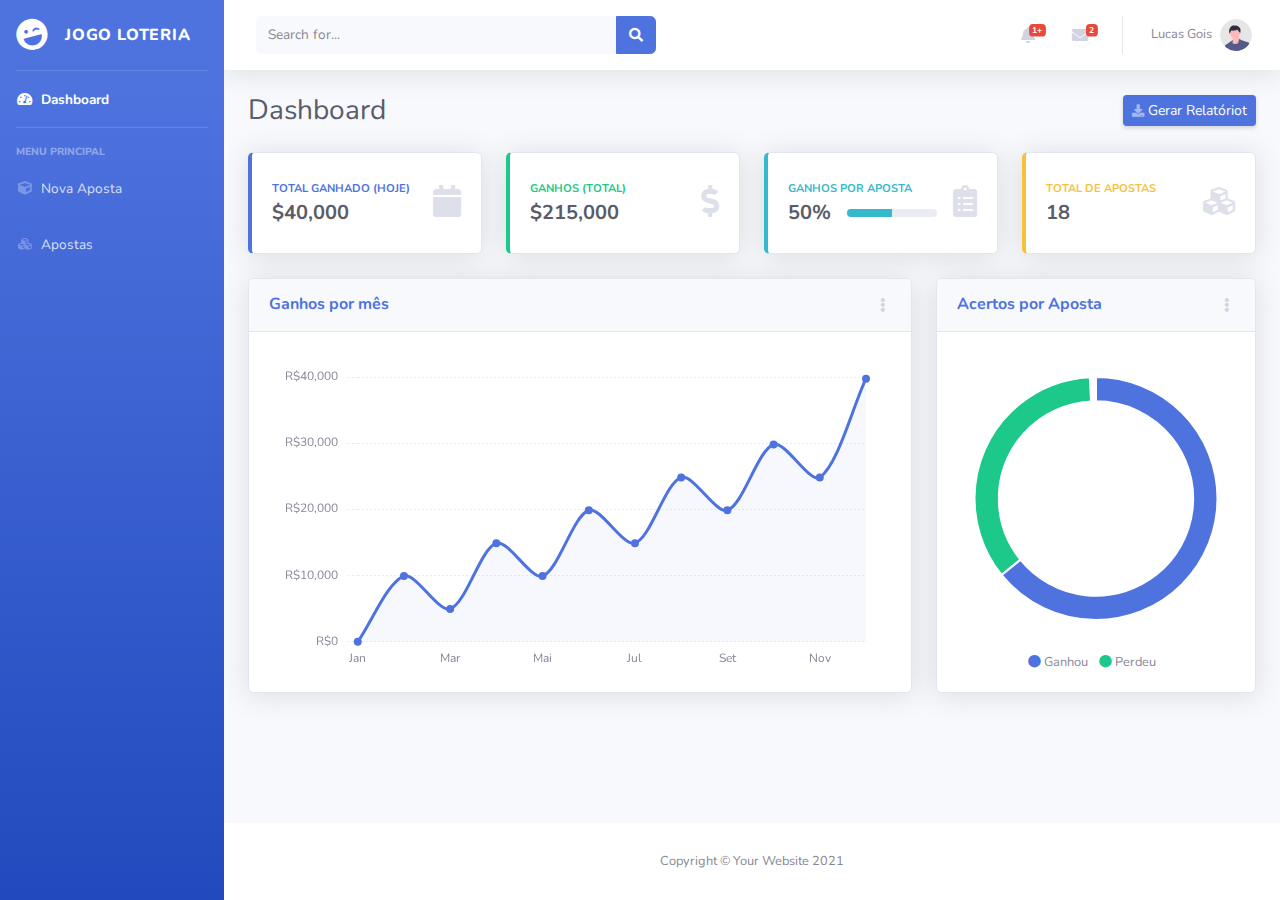
<file: index.html>
<!DOCTYPE html>
<html lang="pt-br">

<head>
    <meta charset="utf-8">
    <meta http-equiv="X-UA-Compatible" content="IE=edge">
    <meta name="viewport" content="width=device-width, initial-scale=1, shrink-to-fit=no">
    <meta name="description" content="">
    <meta name="author" content="">
    <title>Jogo Loteria - Dashboard</title>
    <link rel="shortcut icon" href="favicon.png" type="image/x-icon">
    <!-- Custom fonts for this template-->
    <link href="vendor/fontawesome-free/css/all.min.css" rel="stylesheet" type="text/css">
    <link
    href="https://fonts.googleapis.com/css?family=Nunito:200,200i,300,300i,400,400i,600,600i,700,700i,800,800i,900,900i"
    rel="stylesheet">
    <!-- Custom styles for this template-->
    <link href="css/sb-admin-2.min.css" rel="stylesheet">
    <link rel="stylesheet" href="css/print-dashboard.css">
</head>

<body id="page-top">

<!-- Page Wrapper -->
<div id="wrapper">

<!-- Sidebar -->
<ul class="navbar-nav bg-gradient-primary sidebar sidebar-dark accordion no-print" id="accordionSidebar">

        <!-- Sidebar - Brand -->
        <a class="sidebar-brand d-flex align-items-center justify-content-center" href="index.html">
        <div class="sidebar-brand-icon rotate-n-15">
        <i class="fas fa-laugh-wink"></i>
        </div>
        <div class="sidebar-brand-text mx-3">Jogo Loteria</div>
        </a>
    
        <!-- Divider -->
        <hr class="sidebar-divider my-0">
    
        <!-- Nav Item - Dashboard -->
        <li class="nav-item active">
        <a class="nav-link" href="index.html">
        <i class="fas fa-fw fa-tachometer-alt"></i>
        <span>Dashboard</span></a>
        </li>
    
        <!-- Divider 2 -->
        <hr class="sidebar-divider">
    
        <!-- Heading -->
        <div class="sidebar-heading">
            Menu Principal
        </div>
    
        <li class="nav-item">
            <a class="nav-link" href="nova-aposta.html">
            <i class="fas fa-fw fa-cube"></i>
            <span>Nova Aposta</span></a>
        </li>
    
        <li class="nav-item">
            <a class="nav-link" href="apostas.html">
            <i class="fas fa-fw fa-cubes"></i>
            <span>Apostas</span></a>
        </li>
    
    </li>
</ul>
<!-- End of Sidebar -->

<!-- Content Wrapper -->
<div id="content-wrapper" class="d-flex flex-column">

<!-- Main Content -->
<div id="content">

<!-- Topbar -->
<nav class="navbar navbar-expand navbar-light bg-white topbar mb-4 static-top shadow">

<!-- Sidebar Toggle (Topbar) -->
<button id="sidebarToggleTop" class="btn btn-link d-md-none rounded-circle mr-3">
<i class="fa fa-bars"></i>
</button>

<!-- Topbar Search -->
<form
class="d-none d-sm-inline-block form-inline mr-auto ml-md-3 my-2 my-md-0 mw-100 navbar-search">
<div class="input-group">
<input type="text" class="form-control bg-light border-0 small" placeholder="Search for..."
aria-label="Search" aria-describedby="basic-addon2">
<div class="input-group-append">
<button class="btn btn-primary" type="button">
    <i class="fas fa-search fa-sm"></i>
</button>
</div>
</div>
</form>

<!-- Topbar Navbar -->
<ul class="navbar-nav ml-auto">

<!-- Nav Item - Search Dropdown (Visible Only XS) -->
<li class="nav-item dropdown no-arrow d-sm-none">
<a class="nav-link dropdown-toggle" href="#" id="searchDropdown" role="button"
data-toggle="dropdown" aria-haspopup="true" aria-expanded="false">
<i class="fas fa-search fa-fw"></i>
</a>

<!-- Dropdown - Messages -->
<div class="dropdown-menu dropdown-menu-right p-3 shadow animated--grow-in"
aria-labelledby="searchDropdown">
<form class="form-inline mr-auto w-100 navbar-search">
<div class="input-group">
<input type="text" class="form-control bg-light border-0 small"
placeholder="Search for..." aria-label="Search"
aria-describedby="basic-addon2">
<div class="input-group-append">
<button class="btn btn-primary" type="button">
<i class="fas fa-search fa-sm"></i>
</button>
</div>
</div>
</form>
</div>
</li>

<!-- Nav Item - Alerts -->
<li class="nav-item dropdown no-arrow mx-1">
<a class="nav-link dropdown-toggle" href="#" id="alertsDropdown" role="button"
data-toggle="dropdown" aria-haspopup="true" aria-expanded="false">
<i class="fas fa-bell fa-fw"></i>
<!-- Counter - Alerts -->
<span class="badge badge-danger badge-counter">1+</span>
</a>
<!-- Dropdown - Alerts -->
<div class="dropdown-list dropdown-menu dropdown-menu-right shadow animated--grow-in"
aria-labelledby="alertsDropdown">
<h6 class="dropdown-header">
    Alertas
</h6>

<a class="dropdown-item d-flex align-items-center" href="#">
    <div class="mr-3">
        <div class="icon-circle bg-success">
            <i class="fas fa-donate text-white"></i>
        </div>
    </div>
    <div>
        <div class="small text-gray-500">Julho 24, 2023</div>
        seja bem vindo ao jogo loteria,! e boa sorte! vai precisar!
    </div>
</a>

<a class="dropdown-item text-center small text-gray-500" href="#">Mostrar todos os alertas</a>
</div>
</li>

<!-- Nav Item - Messages -->
<li class="nav-item dropdown no-arrow mx-1">
<a class="nav-link dropdown-toggle" href="#" id="messagesDropdown" role="button"
data-toggle="dropdown" aria-haspopup="true" aria-expanded="false">
<i class="fas fa-envelope fa-fw"></i>
<!-- Counter - Messages -->
<span class="badge badge-danger badge-counter">2</span>
</a>


<!-- Dropdown - Messages -->
<div class="dropdown-list dropdown-menu dropdown-menu-right shadow animated--grow-in"
aria-labelledby="messagesDropdown">
<h6 class="dropdown-header">
    Mensagens
</h6>
<a class="dropdown-item d-flex align-items-center" href="#">
    <div class="dropdown-list-image mr-3">
        <img class="rounded-circle" src="img/undraw_profile_1.svg"
            alt="...">
        <div class="status-indicator bg-success"></div>
    </div>
    <div class="font-weight-bold">
        <div class="text-truncate">olá, eu estava pensando! se você poderia me ajudar com um problema que estou tendo</div>
        <div class="small text-gray-500">Emily Fowler · 58m</div>
    </div>
</a>
<a class="dropdown-item d-flex align-items-center" href="#">
    <div class="dropdown-list-image mr-3">
        <img class="rounded-circle" src="img/undraw_profile_2.svg"
            alt="...">
        <div class="status-indicator"></div>
    </div>
    <div>
        <div class="text-truncate">eu tenho as foto que você encomendou m~es passado, como você gostaria que elas fossem enviadas a você?</div>
        <div class="small text-gray-500">Jae Chun · 1d</div>
    </div>
</a>

<a class="dropdown-item text-center small text-gray-500" href="#">Ler Mais mensagens</a>
</div>
</li>

<div class="topbar-divider d-none d-sm-block"></div>

<!-- Nav Item - User Information -->
<li class="nav-item dropdown no-arrow">
<a class="nav-link dropdown-toggle" href="#" id="userDropdown" role="button"
data-toggle="dropdown" aria-haspopup="true" aria-expanded="false">
<span class="mr-2 d-none d-lg-inline text-gray-600 small">Lucas Gois</span>
<img class="img-profile rounded-circle"
    src="img/undraw_profile.svg">
</a>
<!-- Dropdown - User Information -->
<div class="dropdown-menu dropdown-menu-right shadow animated--grow-in"
aria-labelledby="userDropdown">
<a class="dropdown-item" href="#">
    <i class="fas fa-user fa-sm fa-fw mr-2 text-gray-400"></i>
    Perfil
</a>

<div class="dropdown-divider"></div>
<a class="dropdown-item" href="#" data-toggle="modal" data-target="#logoutModal">
    <i class="fas fa-sign-out-alt fa-sm fa-fw mr-2 text-gray-400"></i>
    Sair
</a>
</div>
</li>

</ul>

</nav>
<!-- End of Topbar -->

<!-- Begin Page Content -->
<div class="container-fluid">

<!-- Page Heading -->
<div class="d-sm-flex align-items-center justify-content-between mb-4 no-print">
<h1 class="h3 mb-0 text-gray-800">Dashboard</h1>
<button onclick="window.print()" class="d-none d-sm-inline-block btn btn-sm btn-primary shadow-sm no-print">
<i class="fas fa-download fa-sm text-white-50"></i> Gerar Relatóriot
</button>
</div>

<!-- Page Heading print-->
<div class="d-sm-flex align-items-center justify-content-between mb-4 only-print">
<h1 class="h3 mb-0 text-gray-800">Relatorio Resulmo de aposta</h1>
</div>

<!-- Content Row -->
<div class="row">

<!-- Earnings (Monthly) Card Example -->
<div class="col-xl-3 col-md-6 mb-4">
<div class="card border-left-primary shadow h-100 py-2">
<div class="card-body">
    <div class="row no-gutters align-items-center">
        <div class="col mr-2">
            <div class="text-xs font-weight-bold text-primary text-uppercase mb-1">
                Total Ganhado (Hoje)</div>
            <div class="h5 mb-0 font-weight-bold text-gray-800">$40,000</div>
        </div>
        <div class="col-auto">
            <i class="fas fa-calendar fa-2x text-gray-300"></i>
        </div>
    </div>
</div>
</div>
</div>

<!-- Earnings (Monthly) Card Example -->
<div class="col-xl-3 col-md-6 mb-4">
<div class="card border-left-success shadow h-100 py-2">
<div class="card-body">
    <div class="row no-gutters align-items-center">
        <div class="col mr-2">
            <div class="text-xs font-weight-bold text-success text-uppercase mb-1">
                Ganhos (total)</div>
            <div class="h5 mb-0 font-weight-bold text-gray-800">$215,000</div>
        </div>
        <div class="col-auto">
            <i class="fas fa-dollar-sign fa-2x text-gray-300"></i>
        </div>
    </div>
</div>
</div>
</div>

<!-- Earnings (Monthly) Card Example -->
<div class="col-xl-3 col-md-6 mb-4">
<div class="card border-left-info shadow h-100 py-2">
<div class="card-body">
<div class="row no-gutters align-items-center">
<div class="col mr-2">
<div class="text-xs font-weight-bold text-info text-uppercase mb-1">Ganhos por  Aposta
</div>
<div class="row no-gutters align-items-center">
<div class="col-auto">
<div class="h5 mb-0 mr-3 font-weight-bold text-gray-800">50%</div>
</div>
<div class="col">
<div class="progress progress-sm mr-2">
<div class="progress-bar bg-info" role="progressbar"
style="width: 50%" aria-valuenow="50" aria-valuemin="0"
aria-valuemax="100"></div>
</div>
</div>
</div>
</div>
<div class="col-auto">
<i class="fas fa-clipboard-list fa-2x text-gray-300"></i>
</div>
</div>
</div>
</div>
</div>

<!-- Pending Requests Card Example -->
<div class="col-xl-3 col-md-6 mb-4">
<div class="card border-left-warning shadow h-100 py-2">
<div class="card-body">
<div class="row no-gutters align-items-center">
<div class="col mr-2">
<div class="text-xs font-weight-bold text-warning text-uppercase mb-1">
Total de apostas</div>
<div class="h5 mb-0 font-weight-bold text-gray-800">18</div>
</div>
<div class="col-auto">
<i class="fas fa-cubes fa-2x text-gray-300"></i>
</div>
</div>
</div>
</div>
</div>
</div>

<!-- Content Row -->

<div class="row">

<!-- Area Chart -->
<div class="col-xl-8 col-lg-7">
<div class="card shadow mb-4">
<!-- Card Header - Dropdown -->
<div
class="card-header py-3 d-flex flex-row align-items-center justify-content-between">
<h6 class="m-0 font-weight-bold text-primary">Ganhos por mês</h6>
<div class="dropdown no-arrow">
<a class="dropdown-toggle" href="#" role="button" id="dropdownMenuLink"
data-toggle="dropdown" aria-haspopup="true" aria-expanded="false">
<i class="fas fa-ellipsis-v fa-sm fa-fw text-gray-400"></i>
</a>
<div class="dropdown-menu dropdown-menu-right shadow animated--fade-in"
aria-labelledby="dropdownMenuLink">
<div class="dropdown-header">Dropdown Header:</div>
<a class="dropdown-item" href="#">Action</a>
<a class="dropdown-item" href="#">Another action</a>
<div class="dropdown-divider"></div>
<a class="dropdown-item" href="#">Something else here</a>
</div>
</div>
</div>
<!-- Card Body -->
<div class="card-body">
<div class="chart-area">
<canvas id="myAreaChart"></canvas>
</div>
</div>
</div>
</div>

<!-- Pie Chart -->
<div class="col-xl-4 col-lg-5">
<div class="card shadow mb-4">
<!-- Card Header - Dropdown -->
<div
class="card-header py-3 d-flex flex-row align-items-center justify-content-between">
<h6 class="m-0 font-weight-bold text-primary">Acertos por Aposta</h6>
<div class="dropdown no-arrow">
<a class="dropdown-toggle" href="#" role="button" id="dropdownMenuLink"
data-toggle="dropdown" aria-haspopup="true" aria-expanded="false">
<i class="fas fa-ellipsis-v fa-sm fa-fw text-gray-400"></i>
</a>
<div class="dropdown-menu dropdown-menu-right shadow animated--fade-in"
aria-labelledby="dropdownMenuLink">
<div class="dropdown-header">Dropdown Header:</div>
<a class="dropdown-item" href="#">Action</a>
<a class="dropdown-item" href="#">Another action</a>
<div class="dropdown-divider"></div>
<a class="dropdown-item" href="#">Something else here</a>
</div>
</div>
</div>
<!-- Card Body -->
<div class="card-body">
    <div class="chart-pie pt-4 pb-2">
        <canvas id="myPieChart"></canvas>
    </div>
    <div class="mt-4 text-center small">
        <span class="mr-2">
            <i class="fas fa-circle text-primary"></i> Ganhou
        </span>
        <span class="mr-2">
            <i class="fas fa-circle text-success"></i> Perdeu
        </span>
    </div>
</div>
</div>
</div>
</div>

</div>
<!-- /.container-fluid -->

</div>
<!-- End of Main Content -->

<!-- Footer -->
<footer class="sticky-footer bg-white no-print">
<div class="container my-auto">
<div class="copyright text-center my-auto">
<span>Copyright &copy; Your Website 2021</span>
</div>
</div>
</footer>
<!-- End of Footer -->

</div>
<!-- End of Content Wrapper -->

</div>
<!-- End of Page Wrapper -->

<!-- Scroll to Top Button-->
<a class="scroll-to-top rounded" href="#page-top">
<i class="fas fa-angle-up"></i>
</a>
<!-- end of Scroll to Top Button-->

<!-- Logout Modal-->
<div class="modal fade" id="logoutModal" tabindex="-1" role="dialog" aria-labelledby="exampleModalLabel"
aria-hidden="true">
<div class="modal-dialog" role="document">
<div class="modal-content">
<div class="modal-header">
<h5 class="modal-title" id="exampleModalLabel">Deseja Sair?</h5>
<button class="close" type="button" data-dismiss="modal" aria-label="Close">
<span aria-hidden="true">×</span>
</button>
</div>
<div class="modal-body">selecione "Sair" abaixo se você deseja sair da sessão de sua conta!.</div>
<div class="modal-footer">
<button class="btn btn-secondary" type="button" data-dismiss="modal">Cancelar</button>
<a class="btn btn-primary" href="login.html">Sair</a>
</div>
</div>
</div>
</div>
<!-- end of Logout Modal-->

        <!-- Bootstrap core JavaScript-->
        <script src="vendor/jquery/jquery.min.js"></script>
        <script src="vendor/bootstrap/js/bootstrap.bundle.min.js"></script>
        <!-- Core plugin JavaScript-->
        <script src="vendor/jquery-easing/jquery.easing.min.js"></script>
        <!-- Custom scripts for all pages-->
        <script src="js/sb-admin-2.min.js"></script>
        <!-- Page level plugins -->
        <script src="vendor/chart.js/Chart.min.js"></script>
        <!-- Page level custom scripts -->
        <script src="js/demo/chart-area-demo.js"></script>
        <script src="js/demo/chart-pie-demo.js"></script>

</body>

</html>
</file>
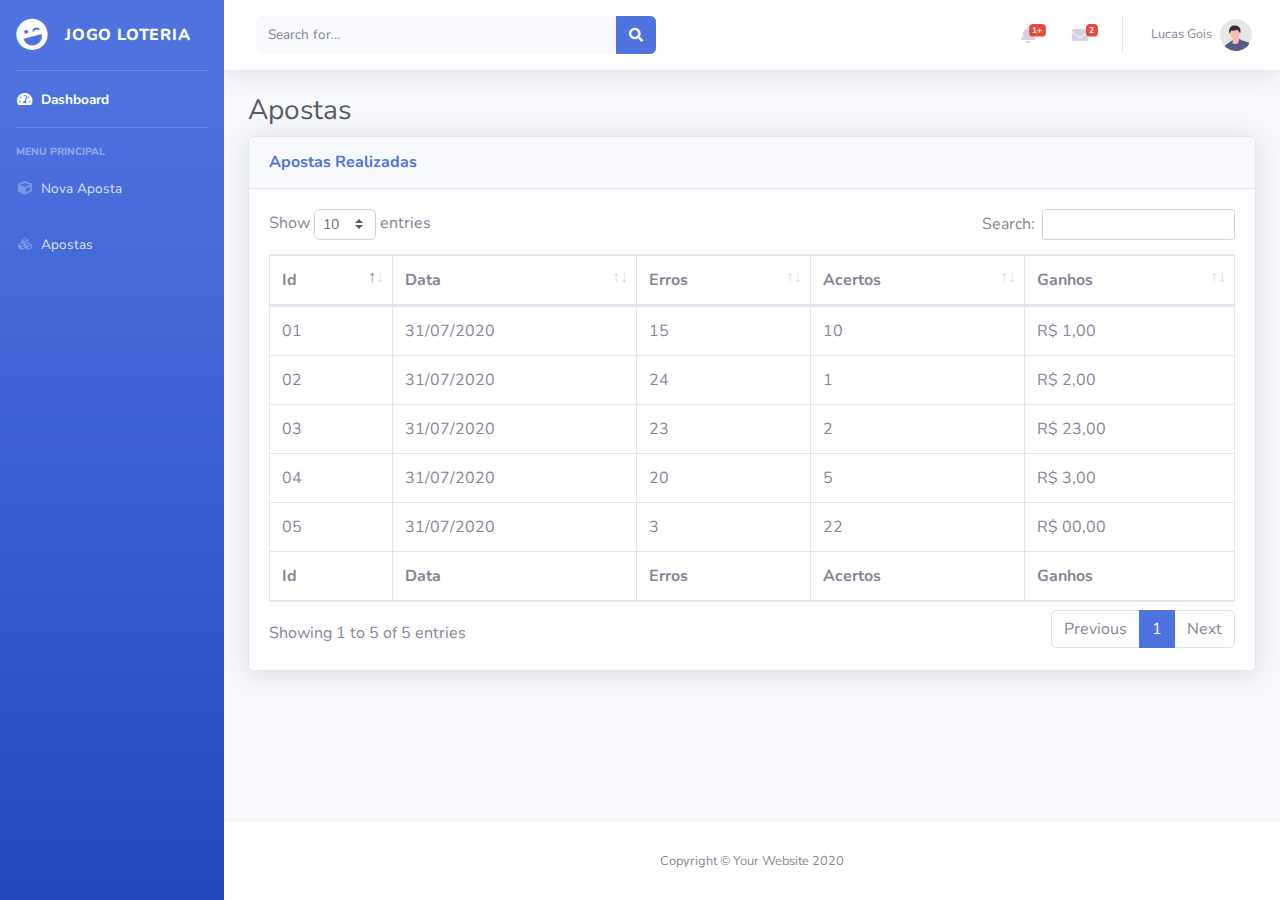
<file: apostas.html>
<!DOCTYPE html>
<html lang="pt-br">

<head>
    <meta charset="utf-8">
    <meta http-equiv="X-UA-Compatible" content="IE=edge">
    <meta name="viewport" content="width=device-width, initial-scale=1, shrink-to-fit=no">
    <meta name="description" content="">
    <meta name="author" content="">
    <title>Jogo Loteria - Apostas</title>
    <link rel="shortcut icon" href="favicon.png" type="image/x-icon">
    <!-- Custom fonts for this template -->
    <link href="vendor/fontawesome-free/css/all.min.css" rel="stylesheet" type="text/css">
    <link
    href="https://fonts.googleapis.com/css?family=Nunito:200,200i,300,300i,400,400i,600,600i,700,700i,800,800i,900,900i"
    rel="stylesheet">
    <!-- Custom styles for this template -->
    <link href="css/sb-admin-2.min.css" rel="stylesheet">
    <!-- Custom styles for this page -->
    <link href="vendor/datatables/dataTables.bootstrap4.min.css" rel="stylesheet">
</head>

<body id="page-top">

<!-- Page Wrapper -->
<div id="wrapper">

<!-- Sidebar -->
<ul class="navbar-nav bg-gradient-primary sidebar sidebar-dark accordion no-print" id="accordionSidebar">

    <!-- Sidebar - Brand -->
    <a class="sidebar-brand d-flex align-items-center justify-content-center" href="index.html">
    <div class="sidebar-brand-icon rotate-n-15">
    <i class="fas fa-laugh-wink"></i>
    </div>
    <div class="sidebar-brand-text mx-3">Jogo Loteria</div>
    </a>

    <!-- Divider -->
    <hr class="sidebar-divider my-0">

    <!-- Nav Item - Dashboard -->
    <li class="nav-item active">
    <a class="nav-link" href="index.html">
    <i class="fas fa-fw fa-tachometer-alt"></i>
    <span>Dashboard</span></a>
    </li>

    <!-- Divider 2 -->
    <hr class="sidebar-divider">

    <!-- Heading -->
    <div class="sidebar-heading">
        Menu Principal
    </div>

    <li class="nav-item">
        <a class="nav-link" href="nova-aposta.html">
        <i class="fas fa-fw fa-cube"></i>
        <span>Nova Aposta</span></a>
    </li>

    <li class="nav-item">
        <a class="nav-link" href="apostas.html">
        <i class="fas fa-fw fa-cubes"></i>
        <span>Apostas</span></a>
    </li>

</li>
</ul>
<!-- End of Sidebar -->

<!-- Content Wrapper -->
<div id="content-wrapper" class="d-flex flex-column">

<!-- Main Content -->
<div id="content">

<!-- Topbar -->
<nav class="navbar navbar-expand navbar-light bg-white topbar mb-4 static-top shadow">

    <!-- Sidebar Toggle (Topbar) -->
    <button id="sidebarToggleTop" class="btn btn-link d-md-none rounded-circle mr-3">
    <i class="fa fa-bars"></i>
    </button>
    
    <!-- Topbar Search -->
    <form
    class="d-none d-sm-inline-block form-inline mr-auto ml-md-3 my-2 my-md-0 mw-100 navbar-search">
    <div class="input-group">
    <input type="text" class="form-control bg-light border-0 small" placeholder="Search for..."
    aria-label="Search" aria-describedby="basic-addon2">
    <div class="input-group-append">
    <button class="btn btn-primary" type="button">
        <i class="fas fa-search fa-sm"></i>
    </button>
    </div>
    </div>
    </form>
    
    <!-- Topbar Navbar -->
    <ul class="navbar-nav ml-auto">
    
    <!-- Nav Item - Search Dropdown (Visible Only XS) -->
    <li class="nav-item dropdown no-arrow d-sm-none">
    <a class="nav-link dropdown-toggle" href="#" id="searchDropdown" role="button"
    data-toggle="dropdown" aria-haspopup="true" aria-expanded="false">
    <i class="fas fa-search fa-fw"></i>
    </a>
    
    <!-- Dropdown - Messages -->
    <div class="dropdown-menu dropdown-menu-right p-3 shadow animated--grow-in"
    aria-labelledby="searchDropdown">
    <form class="form-inline mr-auto w-100 navbar-search">
    <div class="input-group">
    <input type="text" class="form-control bg-light border-0 small"
    placeholder="Search for..." aria-label="Search"
    aria-describedby="basic-addon2">
    <div class="input-group-append">
    <button class="btn btn-primary" type="button">
    <i class="fas fa-search fa-sm"></i>
    </button>
    </div>
    </div>
    </form>
    </div>
    </li>
    
    <!-- Nav Item - Alerts -->
    <li class="nav-item dropdown no-arrow mx-1">
    <a class="nav-link dropdown-toggle" href="#" id="alertsDropdown" role="button"
    data-toggle="dropdown" aria-haspopup="true" aria-expanded="false">
    <i class="fas fa-bell fa-fw"></i>
    <!-- Counter - Alerts -->
    <span class="badge badge-danger badge-counter">1+</span>
    </a>
    <!-- Dropdown - Alerts -->
    <div class="dropdown-list dropdown-menu dropdown-menu-right shadow animated--grow-in"
    aria-labelledby="alertsDropdown">
    <h6 class="dropdown-header">
        Alertas
    </h6>
    
    <a class="dropdown-item d-flex align-items-center" href="#">
        <div class="mr-3">
            <div class="icon-circle bg-success">
                <i class="fas fa-donate text-white"></i>
            </div>
        </div>
        <div>
            <div class="small text-gray-500">Julho 24, 2023</div>
            seja bem vindo ao jogo loteria,! e boa sorte! vai precisar!
        </div>
    </a>
    
    <a class="dropdown-item text-center small text-gray-500" href="#">Mostrar todos os alertas</a>
    </div>
    </li>
    
    <!-- Nav Item - Messages -->
    <li class="nav-item dropdown no-arrow mx-1">
    <a class="nav-link dropdown-toggle" href="#" id="messagesDropdown" role="button"
    data-toggle="dropdown" aria-haspopup="true" aria-expanded="false">
    <i class="fas fa-envelope fa-fw"></i>
    <!-- Counter - Messages -->
    <span class="badge badge-danger badge-counter">2</span>
    </a>
    
    
    <!-- Dropdown - Messages -->
    <div class="dropdown-list dropdown-menu dropdown-menu-right shadow animated--grow-in"
    aria-labelledby="messagesDropdown">
    <h6 class="dropdown-header">
        Mensagens
    </h6>
    <a class="dropdown-item d-flex align-items-center" href="#">
        <div class="dropdown-list-image mr-3">
            <img class="rounded-circle" src="img/undraw_profile_1.svg"
                alt="...">
            <div class="status-indicator bg-success"></div>
        </div>
        <div class="font-weight-bold">
            <div class="text-truncate">olá, eu estava pensando! se você poderia me ajudar com um problema que estou tendo</div>
            <div class="small text-gray-500">Emily Fowler · 58m</div>
        </div>
    </a>
    <a class="dropdown-item d-flex align-items-center" href="#">
        <div class="dropdown-list-image mr-3">
            <img class="rounded-circle" src="img/undraw_profile_2.svg"
                alt="...">
            <div class="status-indicator"></div>
        </div>
        <div>
            <div class="text-truncate">eu tenho as foto que você encomendou m~es passado, como você gostaria que elas fossem enviadas a você?</div>
            <div class="small text-gray-500">Jae Chun · 1d</div>
        </div>
    </a>
    
    <a class="dropdown-item text-center small text-gray-500" href="#">Ler Mais mensagens</a>
    </div>
    </li>
    
    <div class="topbar-divider d-none d-sm-block"></div>
    
    <!-- Nav Item - User Information -->
    <li class="nav-item dropdown no-arrow">
    <a class="nav-link dropdown-toggle" href="#" id="userDropdown" role="button"
    data-toggle="dropdown" aria-haspopup="true" aria-expanded="false">
    <span class="mr-2 d-none d-lg-inline text-gray-600 small">Lucas Gois</span>
    <img class="img-profile rounded-circle"
        src="img/undraw_profile.svg">
    </a>
    <!-- Dropdown - User Information -->
    <div class="dropdown-menu dropdown-menu-right shadow animated--grow-in"
    aria-labelledby="userDropdown">
    <a class="dropdown-item" href="#">
        <i class="fas fa-user fa-sm fa-fw mr-2 text-gray-400"></i>
        Perfil
    </a>
    
    <div class="dropdown-divider"></div>
    <a class="dropdown-item" href="#" data-toggle="modal" data-target="#logoutModal">
        <i class="fas fa-sign-out-alt fa-sm fa-fw mr-2 text-gray-400"></i>
        Sair
    </a>
    </div>
    </li>
    
    </ul>
    
    </nav>
    <!-- End of Topbar -->

<!-- Begin Page Content -->
<div class="container-fluid">

<!-- Page Heading -->
<h1 class="h3 mb-2 text-gray-800">Apostas</h1>

<!-- DataTales Example -->
<div class="card shadow mb-4">
<div class="card-header py-3">
<h6 class="m-0 font-weight-bold text-primary">Apostas Realizadas</h6>
</div>
<div class="card-body">
<div class="table-responsive">

<!--table--> 
<table class="table table-bordered" id="dataTable" width="100%" cellspacing="0">
    <thead>
        <tr>
            <th>Id</th>
            <th>Data</th>
            <th>Erros</th>
            <th>Acertos</th>
            <th>Ganhos</th>
        </tr>
    </thead>

    <tfoot>
        <tr>
            <th>Id</th>
            <th>Data</th>
            <th>Erros</th>
            <th>Acertos</th>
            <th>Ganhos</th>
        </tr>
    </tfoot>

    <tbody>
        <tr>
            <td>01</td>
            <td>31/07/2020</td>
            <td>15</td>
            <td>10</td>
            <td>R$ 1,00</td>
        </tr>

        <tr>
            <td>02</td>
            <td>31/07/2020</td>
            <td>24</td>
            <td>1</td>
            <td>R$ 2,00</td>
        </tr>

        <tr>
            <td>03</td>
            <td>31/07/2020</td>
            <td>23</td>
            <td>2</td>
            <td>R$ 23,00</td>
        </tr>

        <tr>
            <td>04</td>
            <td>31/07/2020</td>
            <td>20</td>
            <td>5</td>
            <td>R$ 3,00</td>
        </tr>

        <tr>
            <td>05</td>
            <td>31/07/2020</td>
            <td>3</td>
            <td>22</td>
            <td>R$ 00,00</td>
        </tr>
    
    </tbody>
</table>

</div>
</div>
</div>

</div>
<!-- /.container-fluid -->

</div>
<!-- End of Main Content -->

<!-- Footer -->
<footer class="sticky-footer bg-white">
<div class="container my-auto">
<div class="copyright text-center my-auto">
<span>Copyright &copy; Your Website 2020</span>
</div>
</div>
</footer>
<!-- End of Footer -->

</div>
<!-- End of Content Wrapper -->

</div>
<!-- End of Page Wrapper -->

<!-- Scroll to Top Button-->
<a class="scroll-to-top rounded" href="#page-top">
<i class="fas fa-angle-up"></i>
</a>
<!-- end of Scroll to Top Button-->

<!-- Logout Modal-->
<div class="modal fade" id="logoutModal" tabindex="-1" role="dialog" aria-labelledby="exampleModalLabel"
aria-hidden="true">
<div class="modal-dialog" role="document">
<div class="modal-content">
<div class="modal-header">
<h5 class="modal-title" id="exampleModalLabel">Deseja Sair?</h5>
<button class="close" type="button" data-dismiss="modal" aria-label="Close">
<span aria-hidden="true">×</span>
</button>
</div>
<div class="modal-body">selecione "Sair" abaixo se você deseja sair da sessão de sua conta!.</div>
<div class="modal-footer">
<button class="btn btn-secondary" type="button" data-dismiss="modal">Cancelar</button>
<a class="btn btn-primary" href="login.html">Sair</a>
</div>
</div>
</div>
</div>
<!-- end of Logout Modal-->

        <!-- Bootstrap core JavaScript-->
        <script src="vendor/jquery/jquery.min.js"></script>
        <script src="vendor/bootstrap/js/bootstrap.bundle.min.js"></script>
        <!-- Core plugin JavaScript-->
        <script src="vendor/jquery-easing/jquery.easing.min.js"></script>
        <!-- Custom scripts for all pages-->
        <script src="js/sb-admin-2.min.js"></script>
        <!-- Page level plugins -->
        <script src="vendor/datatables/jquery.dataTables.min.js"></script>
        <script src="vendor/datatables/dataTables.bootstrap4.min.js"></script>
        <!-- Page level custom scripts -->
        <script src="js/demo/datatables-demo.js"></script>

</body>

</html>
</file>
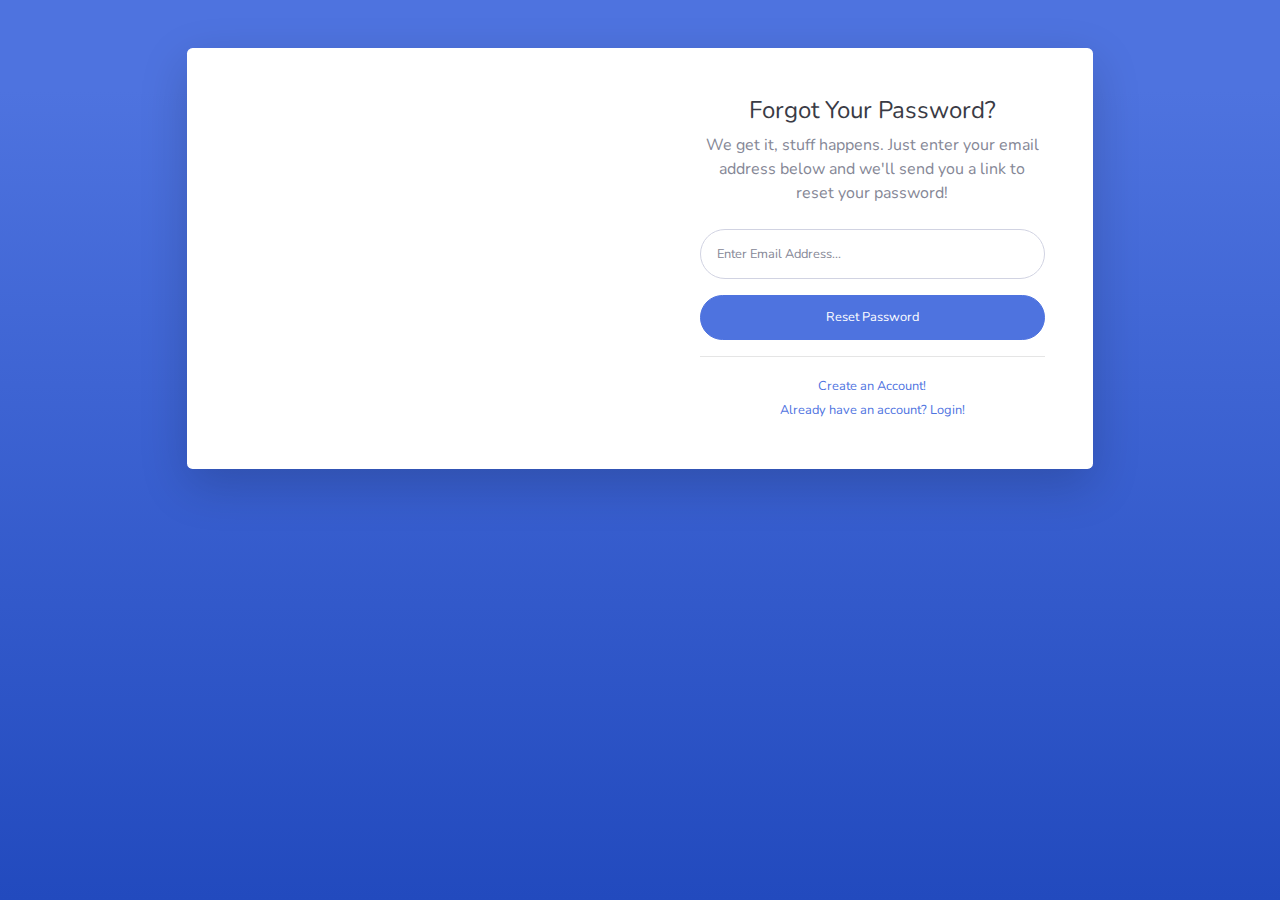
<file: forgot-password.html>
<!DOCTYPE html>
<html lang="en">

<head>

    <meta charset="utf-8">
    <meta http-equiv="X-UA-Compatible" content="IE=edge">
    <meta name="viewport" content="width=device-width, initial-scale=1, shrink-to-fit=no">
    <meta name="description" content="">
    <meta name="author" content="">

    <title>SB Admin 2 - Forgot Password</title>

    <!-- Custom fonts for this template-->
    <link href="vendor/fontawesome-free/css/all.min.css" rel="stylesheet" type="text/css">
    <link
        href="https://fonts.googleapis.com/css?family=Nunito:200,200i,300,300i,400,400i,600,600i,700,700i,800,800i,900,900i"
        rel="stylesheet">

    <!-- Custom styles for this template-->
    <link href="css/sb-admin-2.min.css" rel="stylesheet">

</head>

<body class="bg-gradient-primary">

    <div class="container">

        <!-- Outer Row -->
        <div class="row justify-content-center">

            <div class="col-xl-10 col-lg-12 col-md-9">

                <div class="card o-hidden border-0 shadow-lg my-5">
                    <div class="card-body p-0">
                        <!-- Nested Row within Card Body -->
                        <div class="row">
                            <div class="col-lg-6 d-none d-lg-block bg-password-image"></div>
                            <div class="col-lg-6">
                                <div class="p-5">
                                    <div class="text-center">
                                        <h1 class="h4 text-gray-900 mb-2">Forgot Your Password?</h1>
                                        <p class="mb-4">We get it, stuff happens. Just enter your email address below
                                            and we'll send you a link to reset your password!</p>
                                    </div>
                                    <form class="user">
                                        <div class="form-group">
                                            <input type="email" class="form-control form-control-user"
                                                id="exampleInputEmail" aria-describedby="emailHelp"
                                                placeholder="Enter Email Address...">
                                        </div>
                                        <a href="login.html" class="btn btn-primary btn-user btn-block">
                                            Reset Password
                                        </a>
                                    </form>
                                    <hr>
                                    <div class="text-center">
                                        <a class="small" href="register.html">Create an Account!</a>
                                    </div>
                                    <div class="text-center">
                                        <a class="small" href="login.html">Already have an account? Login!</a>
                                    </div>
                                </div>
                            </div>
                        </div>
                    </div>
                </div>

            </div>

        </div>

    </div>

    <!-- Bootstrap core JavaScript-->
    <script src="vendor/jquery/jquery.min.js"></script>
    <script src="vendor/bootstrap/js/bootstrap.bundle.min.js"></script>

    <!-- Core plugin JavaScript-->
    <script src="vendor/jquery-easing/jquery.easing.min.js"></script>

    <!-- Custom scripts for all pages-->
    <script src="js/sb-admin-2.min.js"></script>

</body>

</html>
</file>
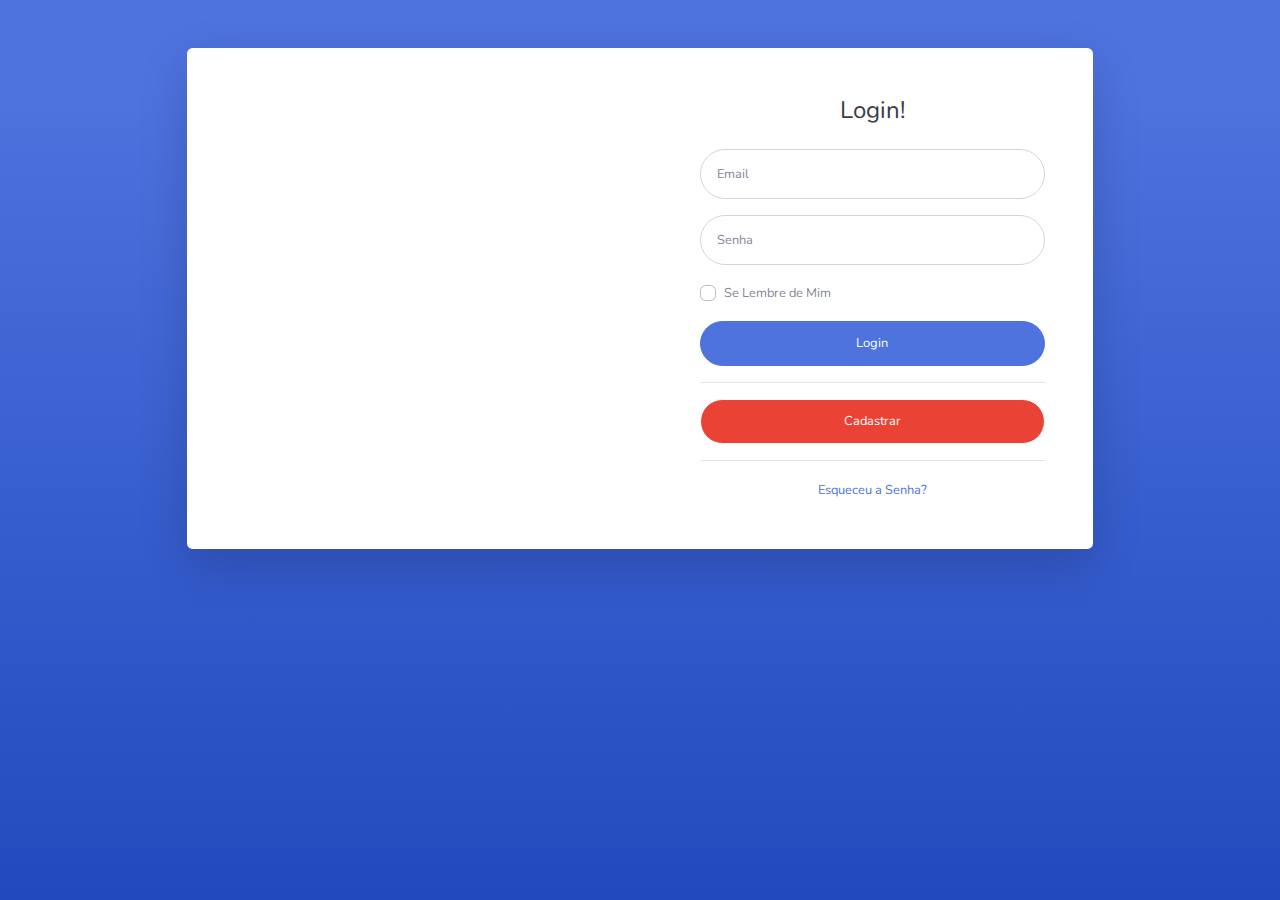
<file: login.html>
<!DOCTYPE html>
<html lang="pt-br">

<head>
<meta charset="utf-8">
<meta http-equiv="X-UA-Compatible" content="IE=edge">
<meta name="viewport" content="width=device-width, initial-scale=1, shrink-to-fit=no">
<meta name="description" content="">
<meta name="author" content="">
<title>Jogo Loteria - Login</title>
<link rel="shortcut icon" href="favicon.png" type="image/x-icon">

<!-- Custom fonts for this template-->
<link href="vendor/fontawesome-free/css/all.min.css" rel="stylesheet" type="text/css">
<link href="https://fonts.googleapis.com/css?family=Nunito:200,200i,300,300i,400,400i,600,600i,700,700i,800,800i,900,900i"
rel="stylesheet">

<!-- Custom styles for this template-->
<link href="css/sb-admin-2.min.css" rel="stylesheet">

</head>

<body class="bg-gradient-primary">

<div class="container">

<!-- Outer Row -->
<div class="row justify-content-center">

<div class="col-xl-10 col-lg-12 col-md-9">

<div class="card o-hidden border-0 shadow-lg my-5">
<div class="card-body p-0">
<!-- Nested Row within Card Body -->
<div class="row">
<div class="col-lg-6 d-none d-lg-block bg-login-image"></div>
<div class="col-lg-6">
<div class="p-5">
<div class="text-center">
<h1 class="h4 text-gray-900 mb-4">Login!</h1>
</div>
<form class="user">
<div class="form-group">
<input type="email" class="form-control form-control-user"
id="exampleInputEmail" aria-describedby="emailHelp"
placeholder="Email">
</div>
<div class="form-group">
<input type="password" class="form-control form-control-user"
id="exampleInputPassword" placeholder="Senha">
</div>
<div class="form-group">
<div class="custom-control custom-checkbox small">
<input type="checkbox" class="custom-control-input" id="customCheck">
<label class="custom-control-label" for="customCheck">Se Lembre de Mim</label>
</div>
</div>
<a href="index.html" class="btn btn-primary btn-user btn-block">
Login
</a>
<hr>
<a href="register.html" class="btn btn-google btn-user btn-block">
Cadastrar
</a>
</form>
<hr>
<div class="text-center">
<a class="small" href="forgot-password.html">Esqueceu a Senha?</a>
</div>
</div>
</div>
</div>
</div>
</div>

</div>

</div>

</div>

<!-- Bootstrap core JavaScript-->
<script src="vendor/jquery/jquery.min.js"></script>
<script src="vendor/bootstrap/js/bootstrap.bundle.min.js"></script>

<!-- Core plugin JavaScript-->
<script src="vendor/jquery-easing/jquery.easing.min.js"></script>

<!-- Custom scripts for all pages-->
<script src="js/sb-admin-2.min.js"></script>

</body>
</html>
</file>
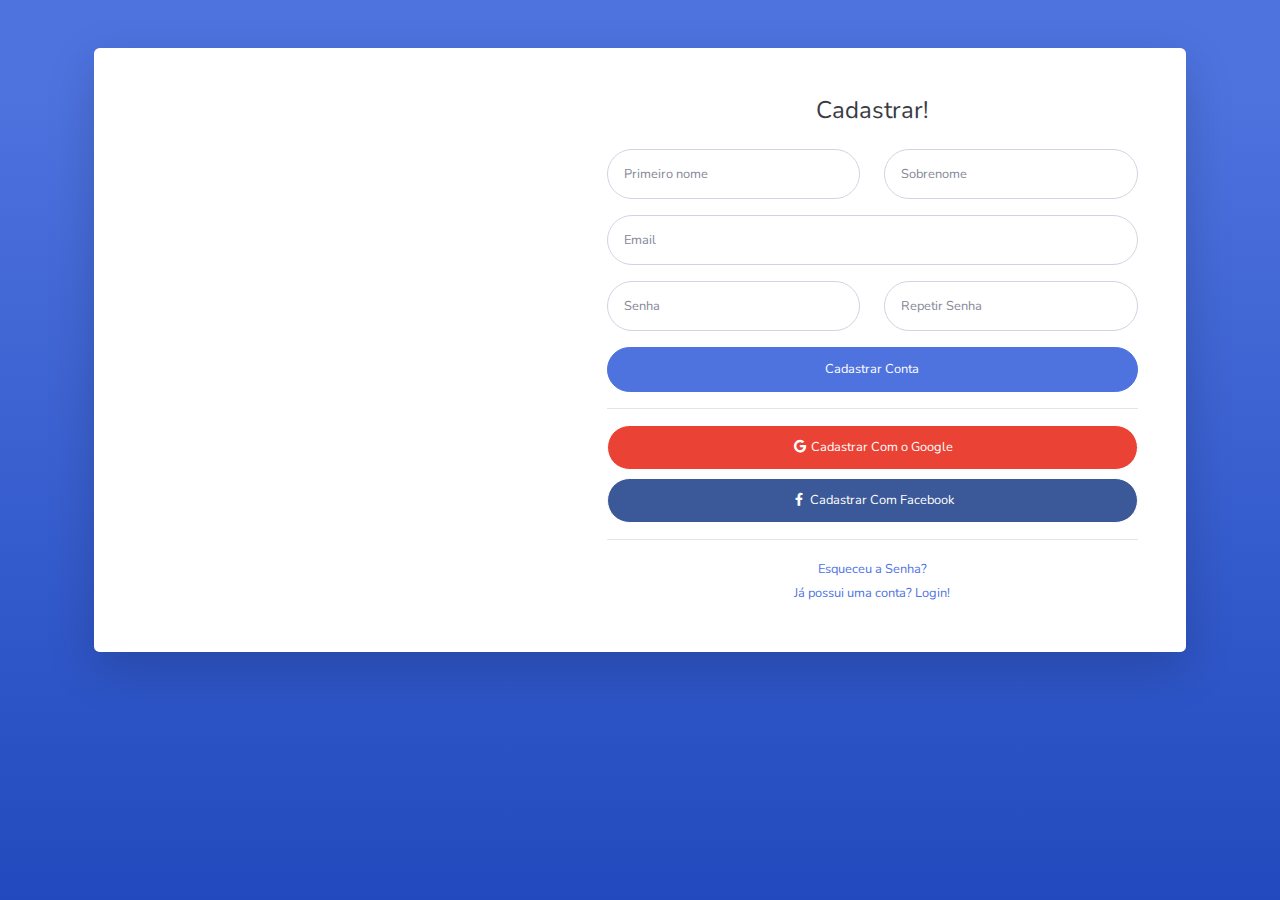
<file: register.html>
<!DOCTYPE html>
<html lang="pt-br">

<head>
<meta charset="utf-8">
<meta http-equiv="X-UA-Compatible" content="IE=edge">
<meta name="viewport" content="width=device-width, initial-scale=1, shrink-to-fit=no">
<meta name="description" content="">
<meta name="author" content="">
<title>Jogo Loteria - Registrar</title>
<link rel="shortcut icon" href="favicon.png" type="image/x-icon">

<!-- Custom fonts for this template-->
<link href="vendor/fontawesome-free/css/all.min.css" rel="stylesheet" type="text/css">
<link
href="https://fonts.googleapis.com/css?family=Nunito:200,200i,300,300i,400,400i,600,600i,700,700i,800,800i,900,900i"
rel="stylesheet">

<!-- Custom styles for this template-->
<link href="css/sb-admin-2.min.css" rel="stylesheet">

</head>

<body class="bg-gradient-primary">

<!-- content -->
<div class="container">

<!--card-->
<div class="card o-hidden border-0 shadow-lg my-5">

<!--card body-->
<div class="card-body p-0">

<!-- Nested Row within Card Body -->
<div class="row">

<div class="col-lg-5 d-none d-lg-block bg-register-image"></div>

<!--col-->
<div class="col-lg-7">

<!--p-->
<div class="p-5">
<!--text-content-->
<div class="text-center">
<h1 class="h4 text-gray-900 mb-4">Cadastrar!</h1>
</div>
<!--fim de text-content-->

<!-- formulario -->
<form class="user">
    
    <!-- nome -->
    <div class="form-group row">
        <div class="col-sm-6 mb-3 mb-sm-0">
        <input type="text" class="form-control form-control-user" id="exampleFirstName"
            placeholder="Primeiro nome">
        </div>
        <div class="col-sm-6">
        <input type="text" class="form-control form-control-user" id="exampleLastName"
            placeholder="Sobrenome">
        </div>
    </div>
    <!-- fim de nome -->

    <!-- email -->
    <div class="form-group">
    <input type="email" class="form-control form-control-user" id="exampleInputEmail"
    placeholder="Email">
    </div>
    <!-- fim email -->

    <!--senha-->
    <div class="form-group row">
        <div class="col-sm-6 mb-3 mb-sm-0">
        <input type="password" class="form-control form-control-user"
            id="exampleInputPassword" placeholder="Senha">
        </div>
        <div class="col-sm-6">
        <input type="password" class="form-control form-control-user"
            id="exampleRepeatPassword" placeholder="Repetir Senha">
        </div>
    </div>
    <!--fim de senha-->

    <!-- cadastrar-->
    <a href="login.html" class="btn btn-primary btn-user btn-block">
    Cadastrar Conta
    </a>
    <!-- cadastrar-->

    <hr>

    <!--cadastrar google-->
    <a href="login.html" class="btn btn-google btn-user btn-block">
    <i class="fab fa-google fa-fw"></i> Cadastrar Com o Google
    </a>
    <!--cadastrar google-->

    <!--cadastrar facebook-->
    <a href="login.html" class="btn btn-facebook btn-user btn-block">
    <i class="fab fa-facebook-f fa-fw"></i> Cadastrar Com Facebook
    </a>
    <!--cadastrar facebook-->

</form>
<!-- fim de formulario -->

<hr>

<!-- forgot password -->
<div class="text-center">
<a class="small" href="forgot-password.html">Esqueceu a Senha?</a>
</div>
<!-- forgot password -->

<!-- already has an account -->
<div class="text-center">
<a class="small" href="login.html">Já possui uma conta? Login!</a>
</div>
<!-- already has an account -->

</div>
<!--fim de p-->


</div>
<!--fim de col-->

</div>
<!-- end of Nested Row within Card Body -->

</div>
<!--fim de card body-->

</div>
<!--fim de card-->

</div>
<!-- fim de content -->

        <!-- Bootstrap core JavaScript-->
        <script src="vendor/jquery/jquery.min.js"></script>
        <script src="vendor/bootstrap/js/bootstrap.bundle.min.js"></script>
        <!-- Core plugin JavaScript-->
        <script src="vendor/jquery-easing/jquery.easing.min.js"></script>
        <!-- Custom scripts for all pages-->
        <script src="js/sb-admin-2.min.js"></script>

</body>

</html>
</file>
<file: css/print-dashboard.css>
.only-print{
    display: none !important;
}

@media print{
    .no-print{
        display:none !important;
    }
    .only-print{
        display: block !important;
    }
}
</file>
